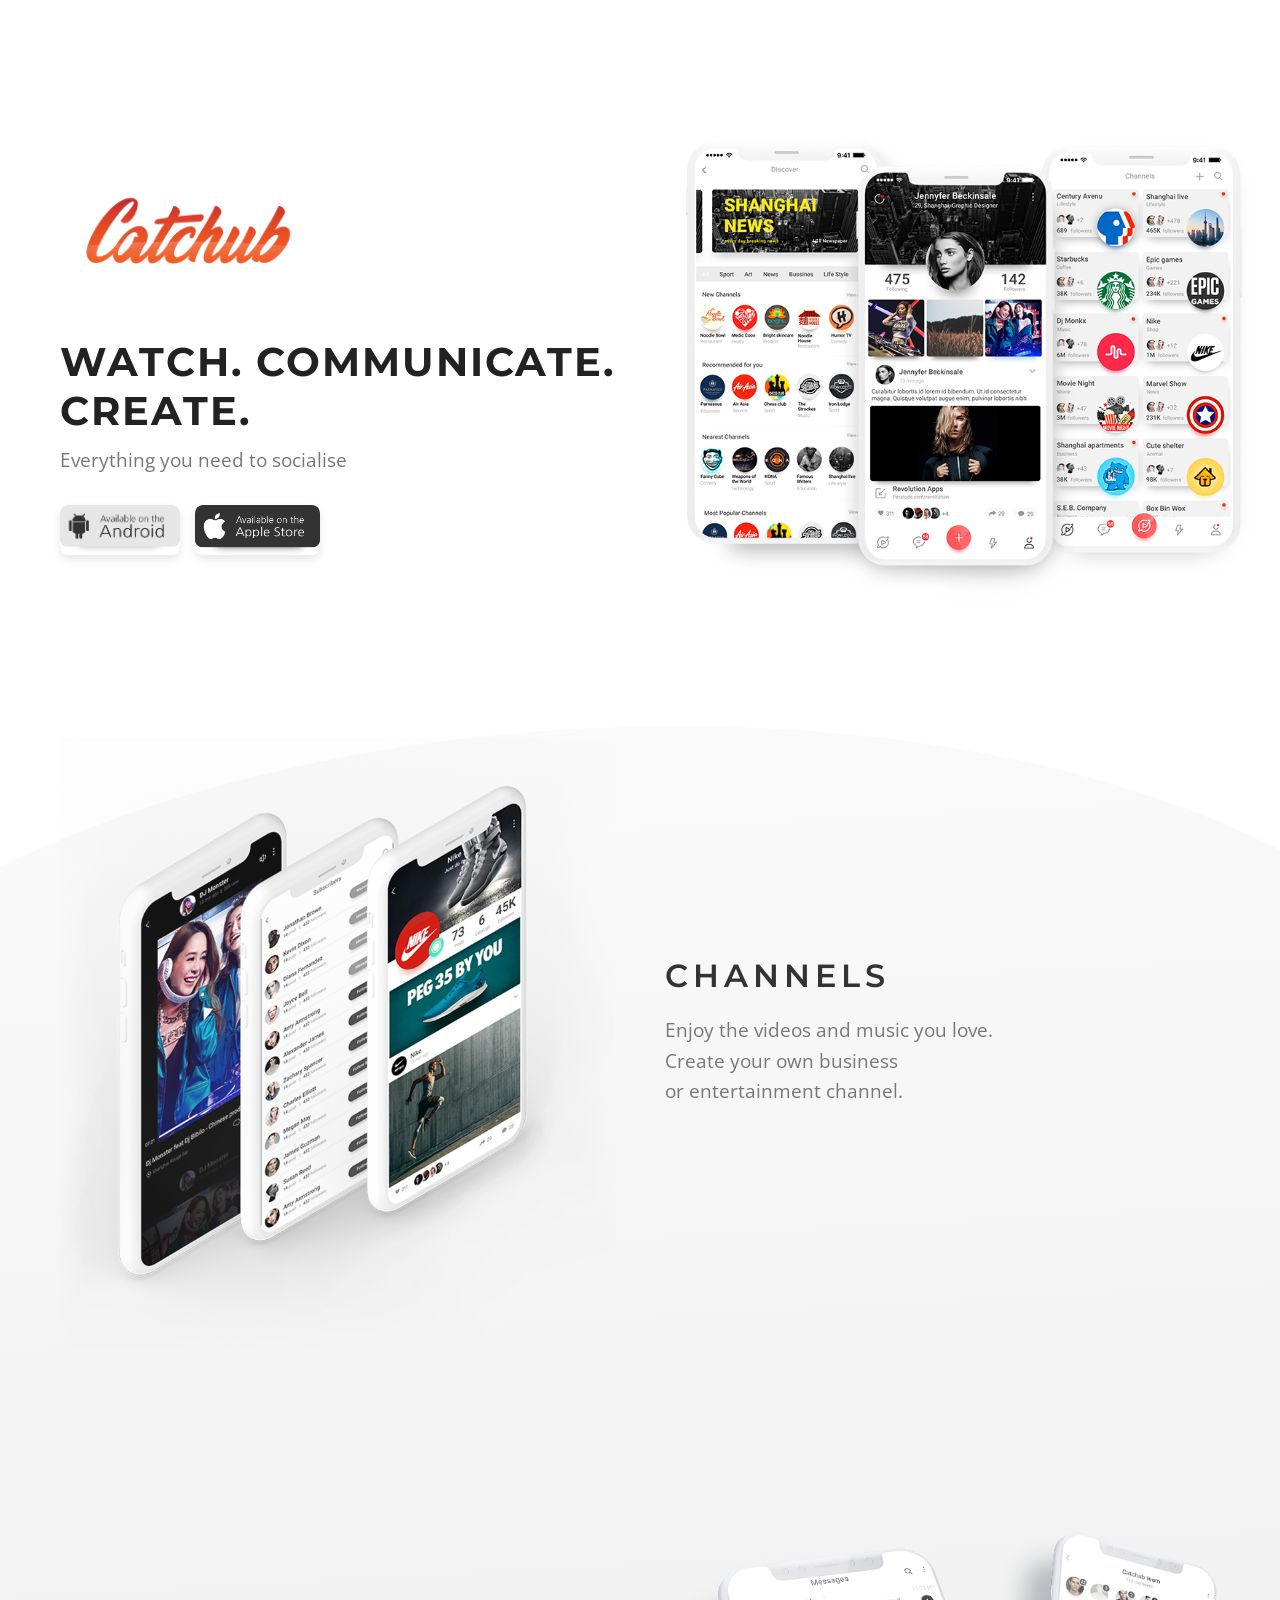
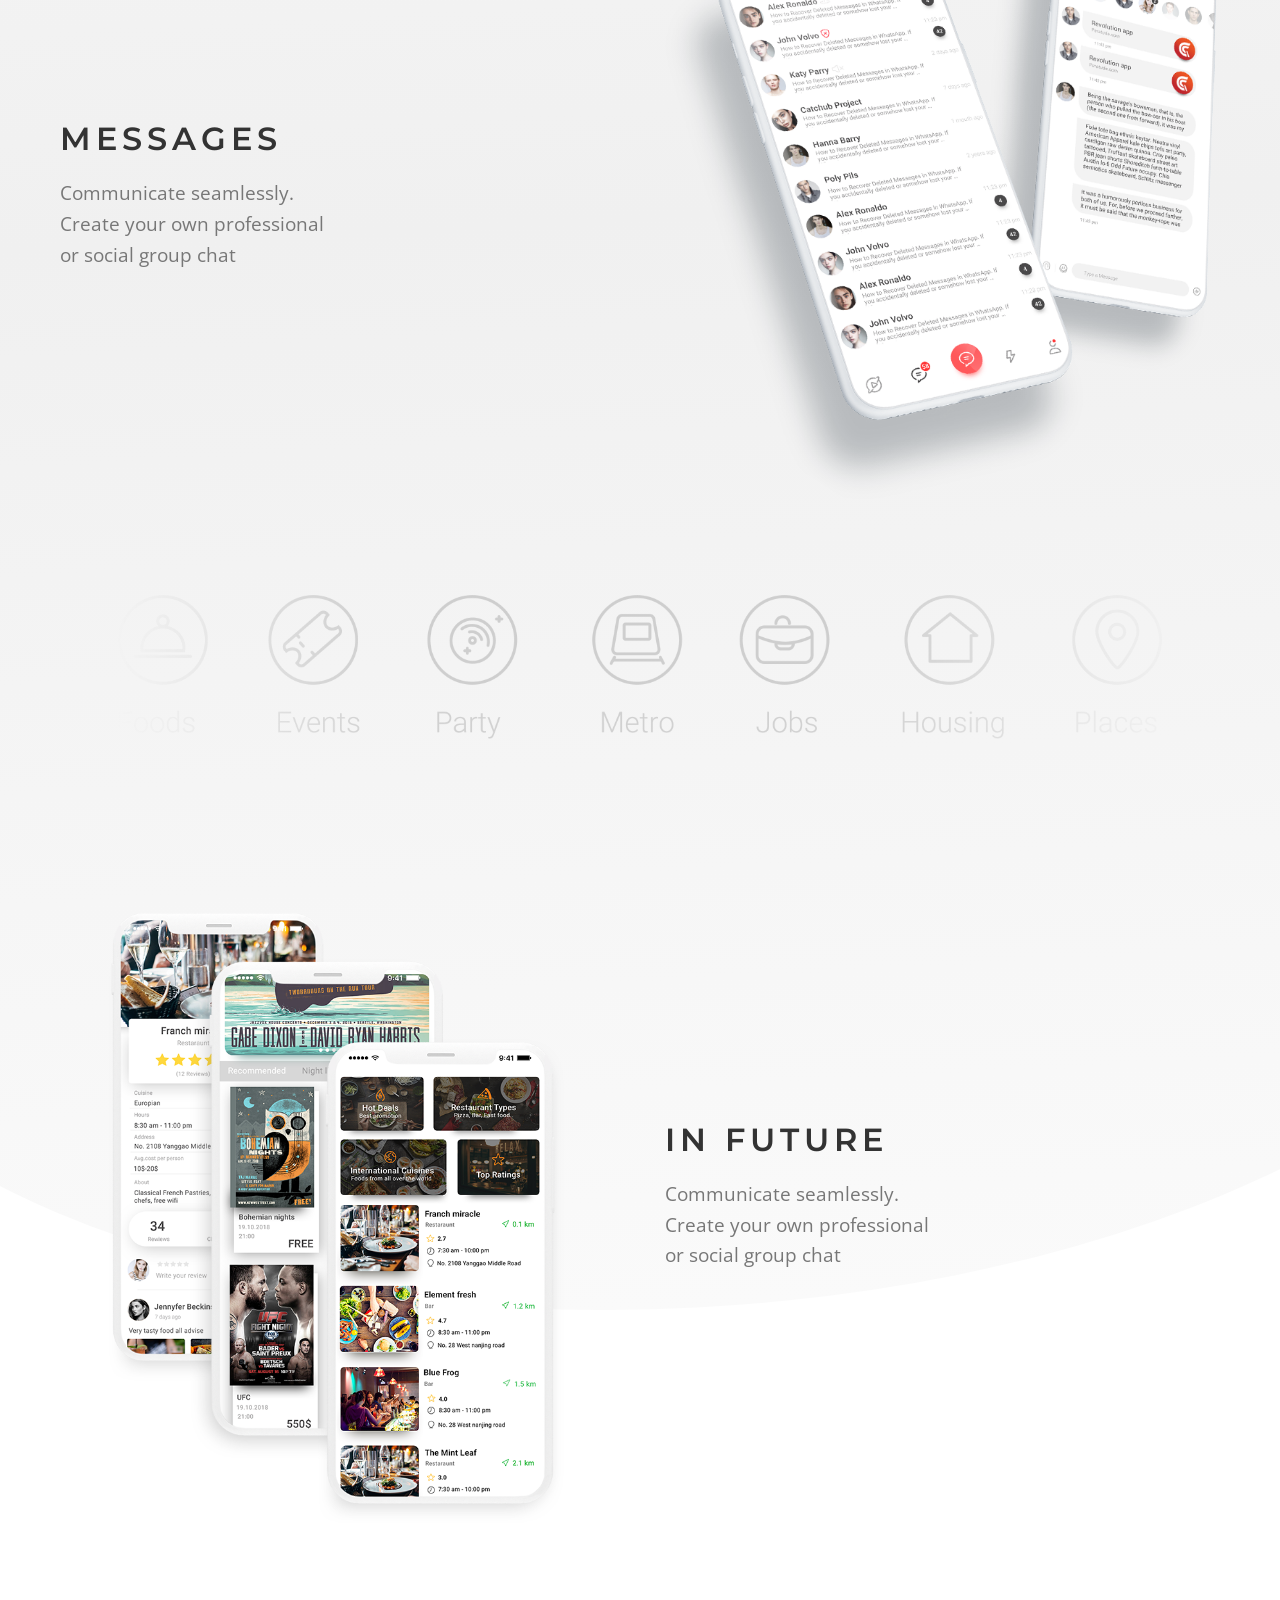
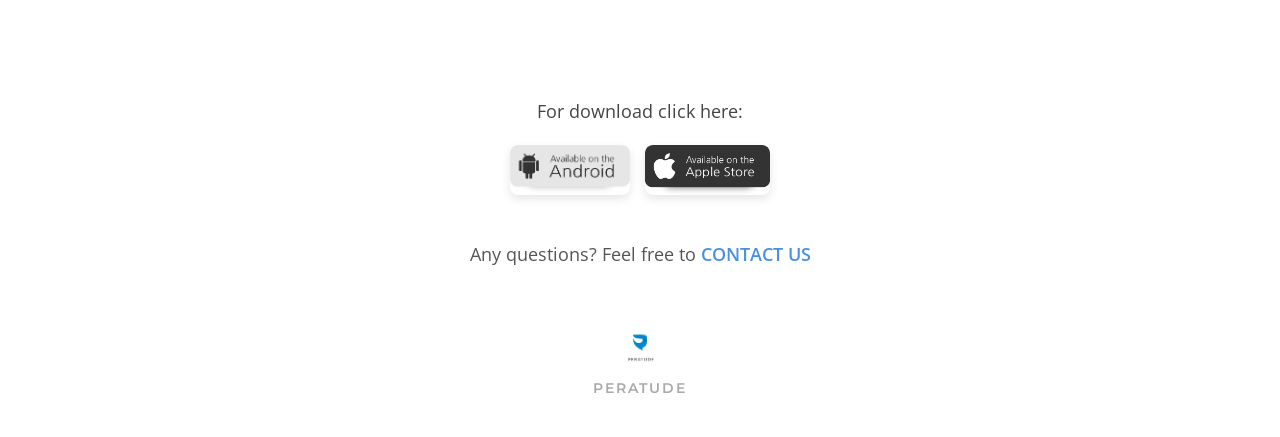
<file: index.html>
<!DOCTYPE html>
<html lang="en">
<head>
    <meta charset="UTF-8">
    <meta name="viewport" content="width=device-width, initial-scale=1.0">
    <title>Catchhub</title>
    <link rel="stylesheet" href="style.css">
    <link href="https://fonts.googleapis.com/css2?family=Montserrat:wght@400;500;600;700&display=swap" rel="stylesheet">
    <link href="https://fonts.googleapis.com/css2?family=Open+Sans:wght@300;400;600&display=swap" rel="stylesheet">
</head>
<body>

    <div class="background-curves">
        <div class="curve curve1"></div>
        <div class="curve curve2"></div>
        <div class="curve curve3"></div>
    </div>

    <div class="container">
        
        <!-- Hero Section -->
        <section class="hero">
            <div class="hero-content">
                <img src="logo.png" alt="Catchhub Logo" class="logo">
                <h1>WATCH. COMMUNICATE. CREATE.</h1>
                <p>Everything you need to socialise</p>
                <div class="store-buttons">
                    <a href="#"><img src="play_store.png" alt="Android Store"></a>
                    <a href="#"><img src="app_store.png" alt="Apple Store"></a>
                </div>
            </div>
            <div class="hero-image">
                <img src="top_screens.png" alt="Catchhub App Screens">
            </div>
        </section>

        <!-- Channels Section -->
        <section class="channels section-flex">
            <div class="section-image">
                <img src="sec_screens.png" alt="Channels Screens">
            </div>
            <div class="section-content text-right">
                <h2>CHANNELS</h2>
                <p>Enjoy the videos and music you love.<br>Create your own business<br>or entertainment channel.</p>
            </div>
        </section>

        <!-- Messages Section -->
        <section class="messages section-flex">
            <div class="section-content text-left">
                <h2>MESSAGES</h2>
                <p>Communicate seamlessly.<br>Create your own professional<br>or social group chat</p>
            </div>
            <div class="section-image">
                <img src="thhh_screens.png" alt="Messages Screens">
            </div>
        </section>

        <!-- Vectors Section -->
        <section class="vectors">
            <img src="vectors.png" alt="Icons">
        </section>

        <!-- In Future Section -->
        <section class="future section-flex">
            <div class="section-image">
                <img src="for_screens.png" alt="Future Screens">
            </div>
            <div class="section-content text-right">
                <h2>IN FUTURE</h2>
                <p>Communicate seamlessly.<br>Create your own professional<br>or social group chat</p>
            </div>
        </section>

        <!-- Footer Section -->
        <footer>
            <p>For download click here:</p>
            <div class="store-buttons footer-buttons">
                <a href="#"><img src="play_store.png" alt="Android Store"></a>
                <a href="#"><img src="app_store.png" alt="Apple Store"></a>
            </div>
            <p class="contact-text">Any questions? Feel free to <a href="#">CONTACT US</a></p>
            
            <div class="footer-logo">
                <img src="peratude.png" alt="Peratude Logo">
                <span>PERATUDE</span>
            </div>
        </footer>

    </div>

</body>
</html>
</file>
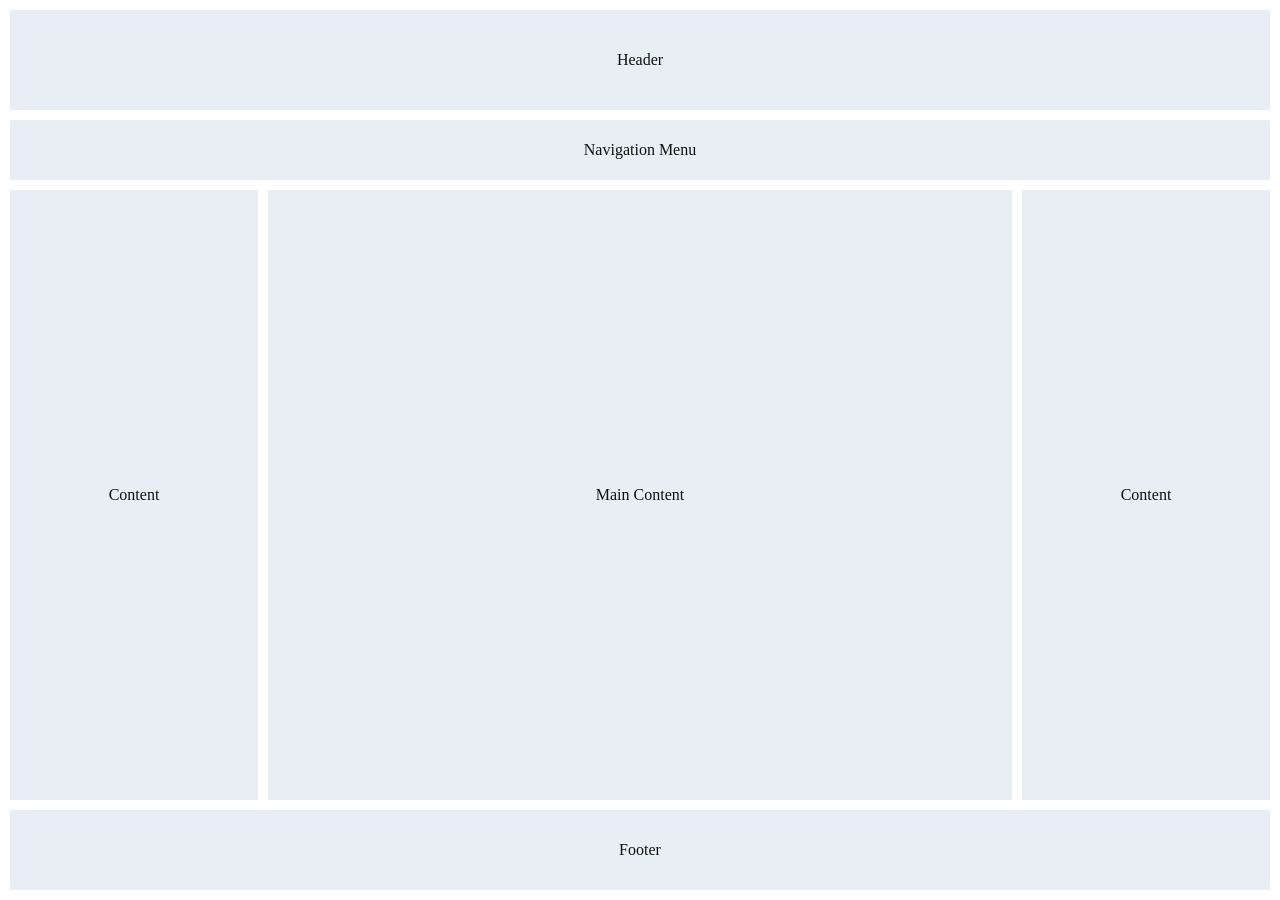
<file: Task_1/index.html>
<!DOCTYPE html>
<html lang="en">
<head>
    <meta charset="UTF-8">
    <meta name="viewport" content="width=device-width, initial-scale=1.0">
    <title>Layout Task 01</title>
    <link rel="stylesheet" href="style.css">
</head>
<body>
    <header>Header</header>
    <nav>Navigation Menu</nav>
    <main>
        <aside>Content</aside>
        <section>Main Content</section>
        <aside>Content</aside>
    </main>
    <footer>Footer</footer>
</body>
</html>
</file>
<file: style.css>
* {
    margin: 0;
    padding: 0;
    box-sizing: border-box;
}

body {
    font-family: 'Open Sans', sans-serif;
    color: #666;
    background-color: #fff;
    overflow-x: hidden;
    position: relative;
}

body::before {
    content: '';
    position: absolute;
    top: 20%;
    left: -20%;
    width: 140%;
    height: 60%;
    background: linear-gradient(to bottom, #fafafa, #f0f0f0, #fafafa);
    border-radius: 50% 50% 50% 50% / 20% 20% 20% 20%;
    z-index: -1;
    transform: rotate(-3deg);
}

h1,
h2,
h3,
h4,
h5,
h6 {
    font-family: 'Montserrat', sans-serif;
    color: #222;
}

.container {
    max-width: 1200px;
    margin: 0 auto;
    padding: 0 20px;
}

/* Typography */
h1 {
    font-size: 2.5rem;
    font-weight: 700;
    letter-spacing: 2px;
    margin-bottom: 10px;
}

h2 {
    font-size: 2rem;
    font-weight: 600;
    letter-spacing: 5px;
    margin-bottom: 20px;
    color: #333;
}

p {
    font-size: 1.2rem;
    line-height: 1.6;
    color: #777;
    margin-bottom: 30px;
}

/* Store Buttons */
.store-buttons {
    display: flex;
    gap: 15px;
    align-items: center;
}

.store-buttons img {
    height: 50px;
    width: auto;
    border-radius: 8px;
    box-shadow: 0 4px 10px rgba(0, 0, 0, 0.1);
    transition: transform 0.3s ease;
}

.store-buttons img:hover {
    transform: translateY(-2px);
}


.store-buttons a:first-child img {
    /* If we strictly needed it to be green: filter: invert(48%) sepia(79%) saturate(2476%) hue-rotate(86deg) brightness(118%) contrast(119%); */
}

section {
    padding: 80px 0;
}

.section-flex {
    display: flex;
    align-items: center;
    justify-content: space-between;
    gap: 50px;
}

.section-flex .section-content {
    flex: 1;
}

.section-flex .section-image {
    flex: 1;
    text-align: center;
}

.section-flex .section-image img {
    max-width: 100%;
    height: auto;
}

.text-left {
    text-align: left;
}

.text-right {
    text-align: left;
}

.hero {
    display: flex;
    align-items: center;
    justify-content: space-between;
    padding-top: 100px;
    padding-bottom: 50px;
}

.hero-content {
    flex: 1;
}

.hero-content .logo {
    width: 250px;
    margin-bottom: 40px;
}

.hero-image {
    flex: 1;
    text-align: right;
}

.hero-image img {
    max-width: 110%;
    height: auto;
    margin-right: -10%;
}

.channels {
    padding-top: 50px;
}

.messages {
    padding-bottom: 50px;
}

.vectors {
    text-align: center;
    padding: 40px 0;
}

.vectors img {
    max-width: 90%;
    height: auto;
}

/* Footer */
footer {
    text-align: center;
    padding: 60px 0 40px;
    position: relative;
}

footer p {
    font-size: 1.1rem;
    margin-bottom: 20px;
    color: #444;
}

footer .footer-buttons {
    justify-content: center;
    margin-bottom: 40px;
}

footer .contact-text {
    font-size: 1.1rem;
    color: #555;
    margin-bottom: 60px;
}

footer .contact-text a {
    color: #4a90e2;
    text-decoration: none;
    font-weight: 600;
}

footer .contact-text a:hover {
    text-decoration: underline;
}

.footer-logo {
    display: flex;
    flex-direction: column;
    align-items: center;
    gap: 10px;
}

.footer-logo img {
    width: 40px;
}

.footer-logo span {
    font-family: 'Montserrat', sans-serif;
    font-size: 0.9rem;
    font-weight: 600;
    letter-spacing: 2px;
    color: #aaa;
}

@media (max-width: 992px) {

    .section-flex,
    .hero {
        flex-direction: column;
        text-align: center;
    }

    .text-right {
        padding-left: 0;
    }

    .hero-content .logo {
        margin: 0 auto 30px;
    }

    .hero-image {
        margin-top: 50px;
        text-align: center;
    }

    .hero-image img {
        margin-right: 0;
        max-width: 100%;
    }

    .store-buttons {
        justify-content: center;
    }

    .section-flex .section-content {
        order: 1;
        margin-bottom: 40px;
        text-align: center;
    }

    .section-flex .section-image {
        order: 2;
    }

    .messages .section-content {
        order: 1;
    }

    .messages .section-image {
        order: 2;
    }
}
</file>
<file: Task_1/style.css>
* {
    box-sizing: border-box;
    margin: 0;
    padding: 0;
}

body {
    font-family: "Times New Roman", Times, serif;
    display: flex;
    flex-direction: column;
    gap: 10px;
    padding: 10px;
    min-height: 100vh;
    background-color: white;
}

header, nav, aside, section, footer {
    background-color: #e8eef4;
    display: flex;
    justify-content: center;
    align-items: center;
    color: #111;
}

header {
    height: 100px;
}

nav {
    height: 60px;
}

main {
    display: flex;
    gap: 10px;
    flex-grow: 1;
}

aside {
    flex: 1;
}

section {
    flex: 3;
}

footer {
    height: 80px;
}
</file>
